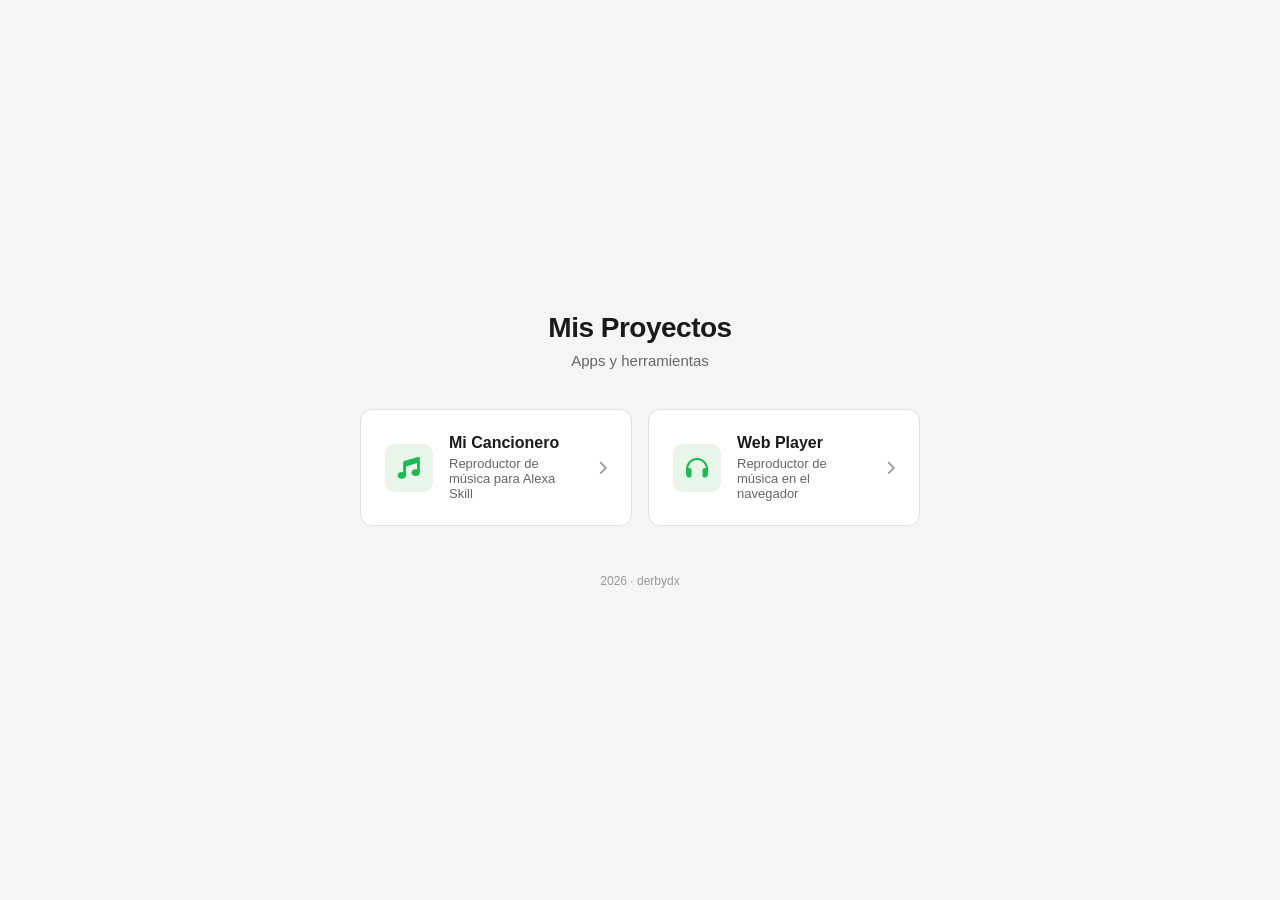
<file: backend/static/landing.html>
<!DOCTYPE html>
<html lang="es">
<head>
  <meta charset="UTF-8">
  <meta name="viewport" content="width=device-width, initial-scale=1.0">
  <title>Mis Proyectos</title>
  <link rel="stylesheet" href="https://cdnjs.cloudflare.com/ajax/libs/font-awesome/6.5.1/css/all.min.css">
  <style>
    *, *::before, *::after {
      box-sizing: border-box;
      margin: 0;
      padding: 0;
    }

    body {
      font-family: -apple-system, BlinkMacSystemFont, 'Segoe UI', Roboto, sans-serif;
      background: #f5f5f5;
      color: #1a1a1a;
      min-height: 100vh;
      display: flex;
      flex-direction: column;
      align-items: center;
      justify-content: center;
      padding: 40px 20px;
    }

    .header {
      text-align: center;
      margin-bottom: 40px;
    }

    .header h1 {
      font-size: 28px;
      font-weight: 700;
      color: #1a1a1a;
      letter-spacing: -0.5px;
    }

    .header p {
      color: #666;
      font-size: 15px;
      margin-top: 8px;
    }

    .grid {
      display: grid;
      grid-template-columns: repeat(auto-fill, minmax(260px, 1fr));
      gap: 16px;
      width: 100%;
      max-width: 560px;
    }

    .card {
      background: #ffffff;
      border: 1px solid #e0e0e0;
      border-radius: 12px;
      padding: 24px;
      text-decoration: none;
      color: #1a1a1a;
      transition: background 0.15s, border-color 0.15s, transform 0.15s;
      display: flex;
      align-items: center;
      gap: 16px;
    }

    .card:hover {
      background: #f0f0f0;
      border-color: #1db954;
      transform: translateY(-2px);
    }

    .card-icon {
      width: 48px;
      height: 48px;
      background: #e8f5e9;
      border-radius: 10px;
      display: flex;
      align-items: center;
      justify-content: center;
      font-size: 22px;
      color: #1db954;
      flex-shrink: 0;
    }

    .card-content {
      min-width: 0;
    }

    .card-content h2 {
      font-size: 16px;
      font-weight: 600;
    }

    .card-content p {
      font-size: 13px;
      color: #666;
      margin-top: 4px;
    }

    .card-arrow {
      margin-left: auto;
      color: #999;
      font-size: 14px;
      flex-shrink: 0;
    }

    .card:hover .card-arrow {
      color: #1db954;
    }

    .footer {
      margin-top: 48px;
      font-size: 12px;
      color: #999;
      text-align: center;
    }
  </style>
</head>
<body>
  <div class="header">
    <h1>Mis Proyectos</h1>
    <p>Apps y herramientas</p>
  </div>

  <div class="grid">
    <a class="card" href="/app-music/">
      <div class="card-icon"><i class="fas fa-music"></i></div>
      <div class="card-content">
        <h2>Mi Cancionero</h2>
        <p>Reproductor de m&uacute;sica para Alexa Skill</p>
      </div>
      <div class="card-arrow"><i class="fas fa-chevron-right"></i></div>
    </a>
    <a class="card" href="/web-player/">
      <div class="card-icon"><i class="fas fa-headphones"></i></div>
      <div class="card-content">
        <h2>Web Player</h2>
        <p>Reproductor de m&uacute;sica en el navegador</p>
      </div>
      <div class="card-arrow"><i class="fas fa-chevron-right"></i></div>
    </a>
  </div>

  <div class="footer">
    <span id="year"></span> &middot; derbydx
  </div>

  <script>
    document.getElementById('year').textContent = new Date().getFullYear();
  </script>
</body>
</html>
</file>
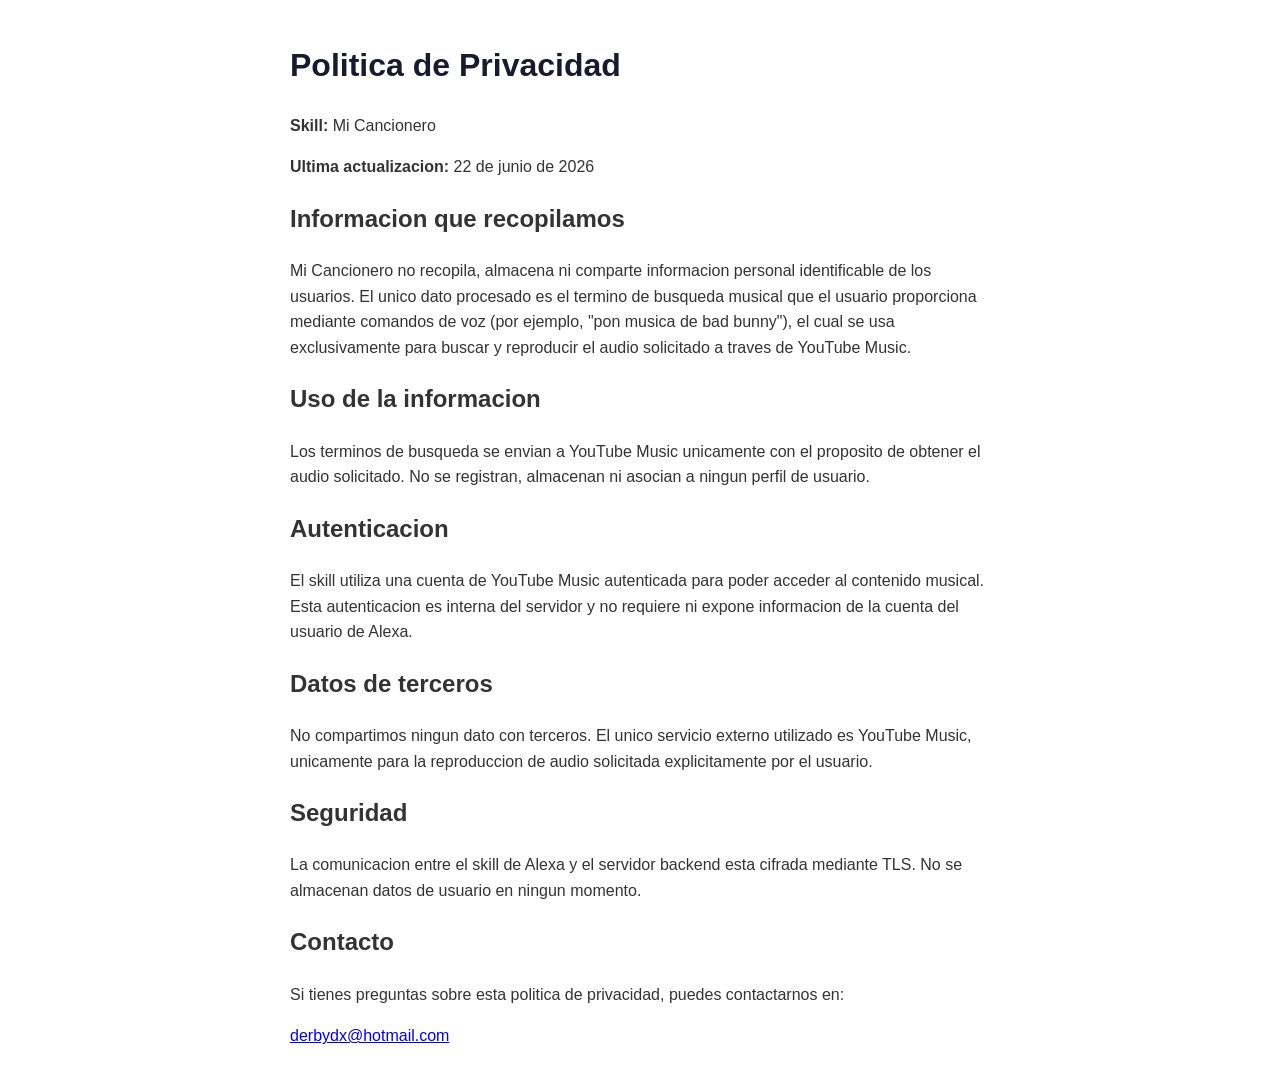
<file: backend/static/privacy.html>
<!DOCTYPE html>
<html lang="es-MX">
<head>
<meta charset="UTF-8">
<meta name="viewport" content="width=device-width, initial-scale=1.0">
<title>Politica de Privacidad - Mi Cancionero</title>
<style>
  body { font-family: Arial, sans-serif; max-width: 700px; margin: 40px auto; padding: 0 20px; line-height: 1.6; color: #333; }
  h1 { color: #1a1a2e; }
</style>
</head>
<body>
<h1>Politica de Privacidad</h1>
<p><strong>Skill:</strong> Mi Cancionero</p>
<p><strong>Ultima actualizacion:</strong> 22 de junio de 2026</p>

<h2>Informacion que recopilamos</h2>
<p>Mi Cancionero no recopila, almacena ni comparte informacion personal identificable de los usuarios. El unico dato procesado es el termino de busqueda musical que el usuario proporciona mediante comandos de voz (por ejemplo, "pon musica de bad bunny"), el cual se usa exclusivamente para buscar y reproducir el audio solicitado a traves de YouTube Music.</p>

<h2>Uso de la informacion</h2>
<p>Los terminos de busqueda se envian a YouTube Music unicamente con el proposito de obtener el audio solicitado. No se registran, almacenan ni asocian a ningun perfil de usuario.</p>

<h2>Autenticacion</h2>
<p>El skill utiliza una cuenta de YouTube Music autenticada para poder acceder al contenido musical. Esta autenticacion es interna del servidor y no requiere ni expone informacion de la cuenta del usuario de Alexa.</p>

<h2>Datos de terceros</h2>
<p>No compartimos ningun dato con terceros. El unico servicio externo utilizado es YouTube Music, unicamente para la reproduccion de audio solicitada explicitamente por el usuario.</p>

<h2>Seguridad</h2>
<p>La comunicacion entre el skill de Alexa y el servidor backend esta cifrada mediante TLS. No se almacenan datos de usuario en ningun momento.</p>

<h2>Contacto</h2>
<p>Si tienes preguntas sobre esta politica de privacidad, puedes contactarnos en:</p>
<p><a href="mailto:derbydx@hotmail.com">derbydx@hotmail.com</a></p>
</body>
</html>
</file>
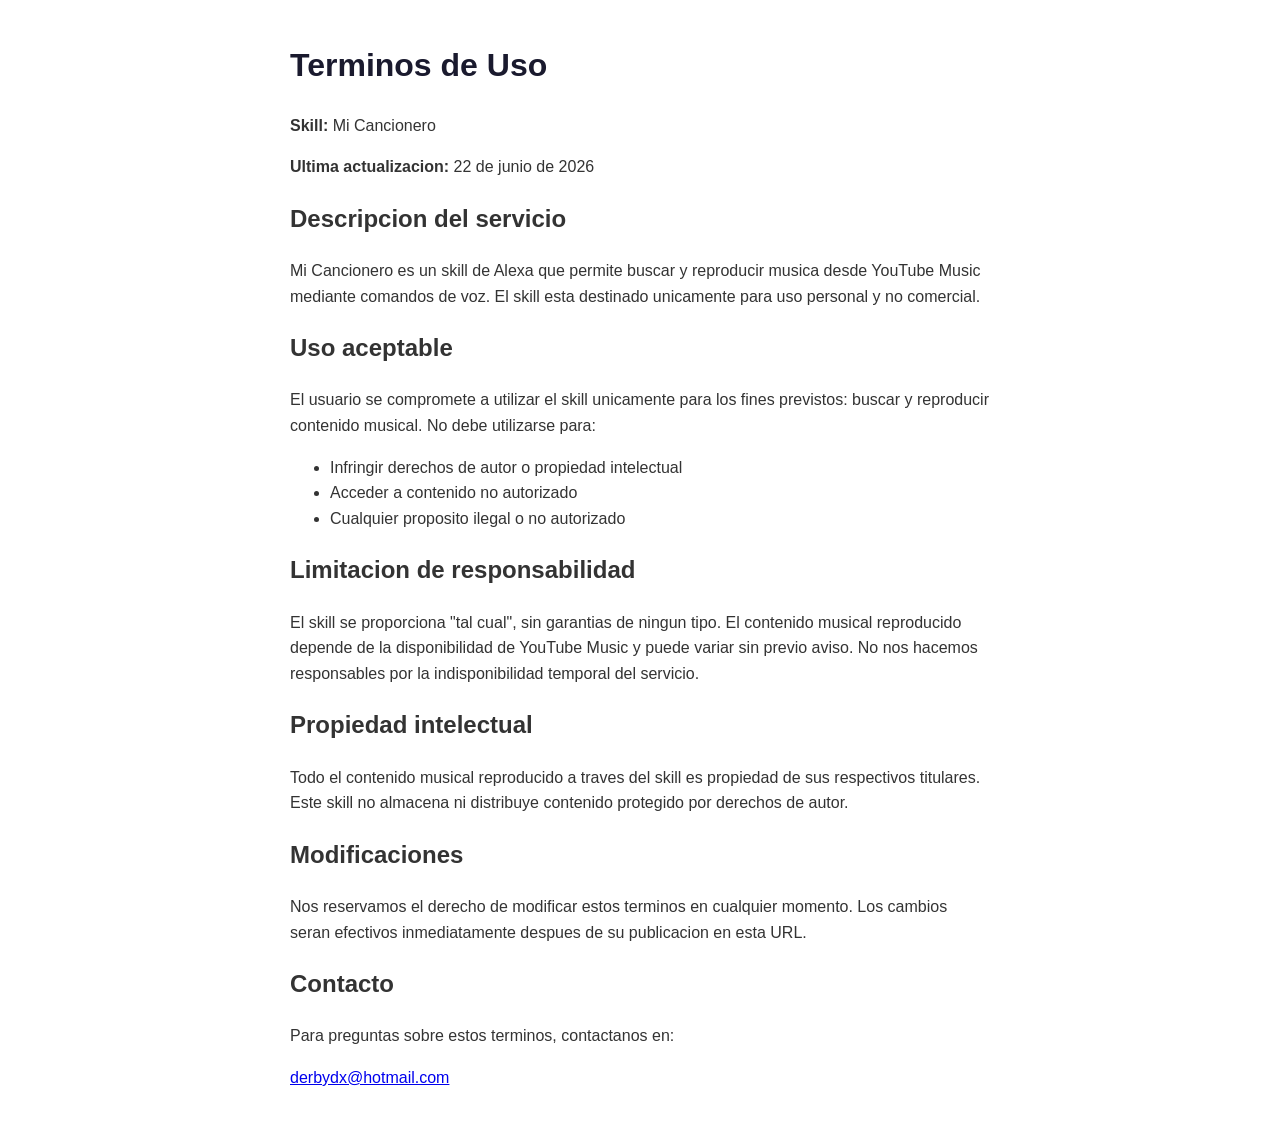
<file: backend/static/terms.html>
<!DOCTYPE html>
<html lang="es-MX">
<head>
<meta charset="UTF-8">
<meta name="viewport" content="width=device-width, initial-scale=1.0">
<title>Terminos de Uso - Mi Cancionero</title>
<style>
  body { font-family: Arial, sans-serif; max-width: 700px; margin: 40px auto; padding: 0 20px; line-height: 1.6; color: #333; }
  h1 { color: #1a1a2e; }
</style>
</head>
<body>
<h1>Terminos de Uso</h1>
<p><strong>Skill:</strong> Mi Cancionero</p>
<p><strong>Ultima actualizacion:</strong> 22 de junio de 2026</p>

<h2>Descripcion del servicio</h2>
<p>Mi Cancionero es un skill de Alexa que permite buscar y reproducir musica desde YouTube Music mediante comandos de voz. El skill esta destinado unicamente para uso personal y no comercial.</p>

<h2>Uso aceptable</h2>
<p>El usuario se compromete a utilizar el skill unicamente para los fines previstos: buscar y reproducir contenido musical. No debe utilizarse para:</p>
<ul>
<li>Infringir derechos de autor o propiedad intelectual</li>
<li>Acceder a contenido no autorizado</li>
<li>Cualquier proposito ilegal o no autorizado</li>
</ul>

<h2>Limitacion de responsabilidad</h2>
<p>El skill se proporciona "tal cual", sin garantias de ningun tipo. El contenido musical reproducido depende de la disponibilidad de YouTube Music y puede variar sin previo aviso. No nos hacemos responsables por la indisponibilidad temporal del servicio.</p>

<h2>Propiedad intelectual</h2>
<p>Todo el contenido musical reproducido a traves del skill es propiedad de sus respectivos titulares. Este skill no almacena ni distribuye contenido protegido por derechos de autor.</p>

<h2>Modificaciones</h2>
<p>Nos reservamos el derecho de modificar estos terminos en cualquier momento. Los cambios seran efectivos inmediatamente despues de su publicacion en esta URL.</p>

<h2>Contacto</h2>
<p>Para preguntas sobre estos terminos, contactanos en:</p>
<p><a href="mailto:derbydx@hotmail.com">derbydx@hotmail.com</a></p>
</body>
</html>
</file>
